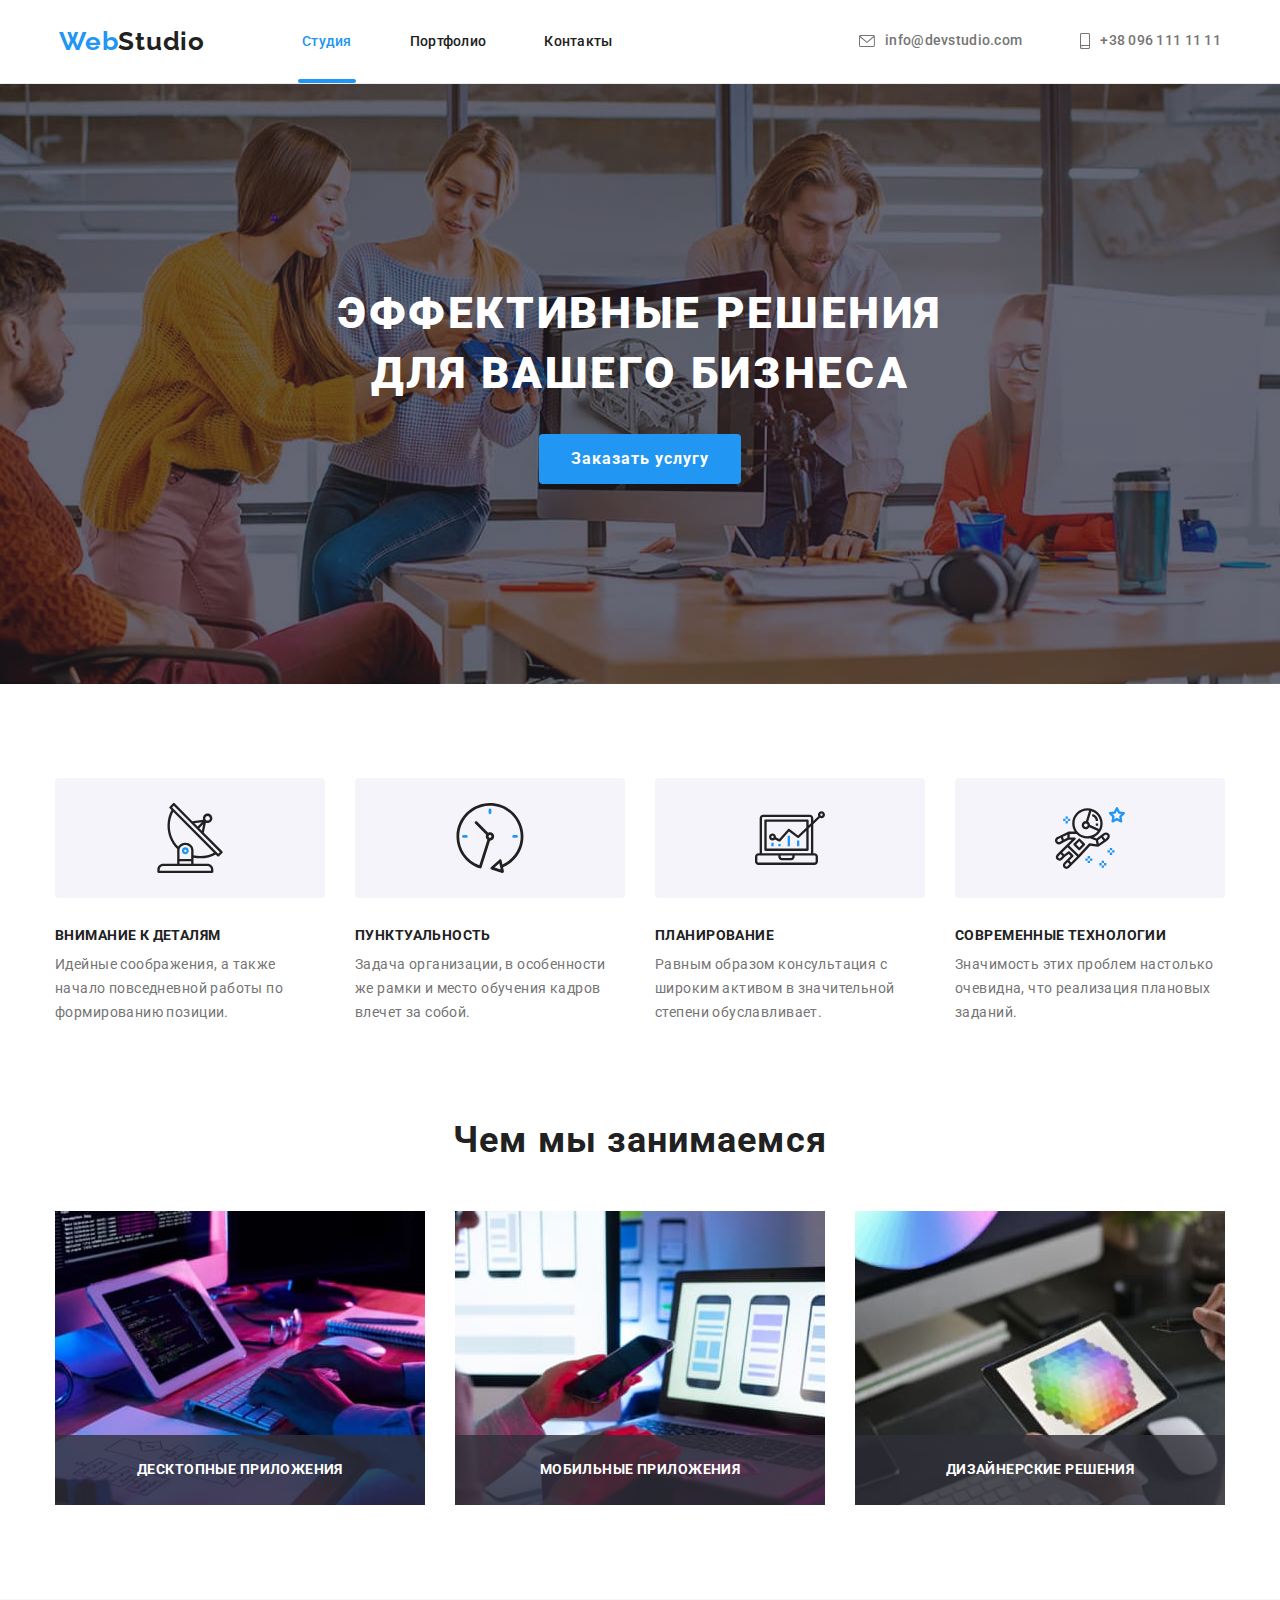
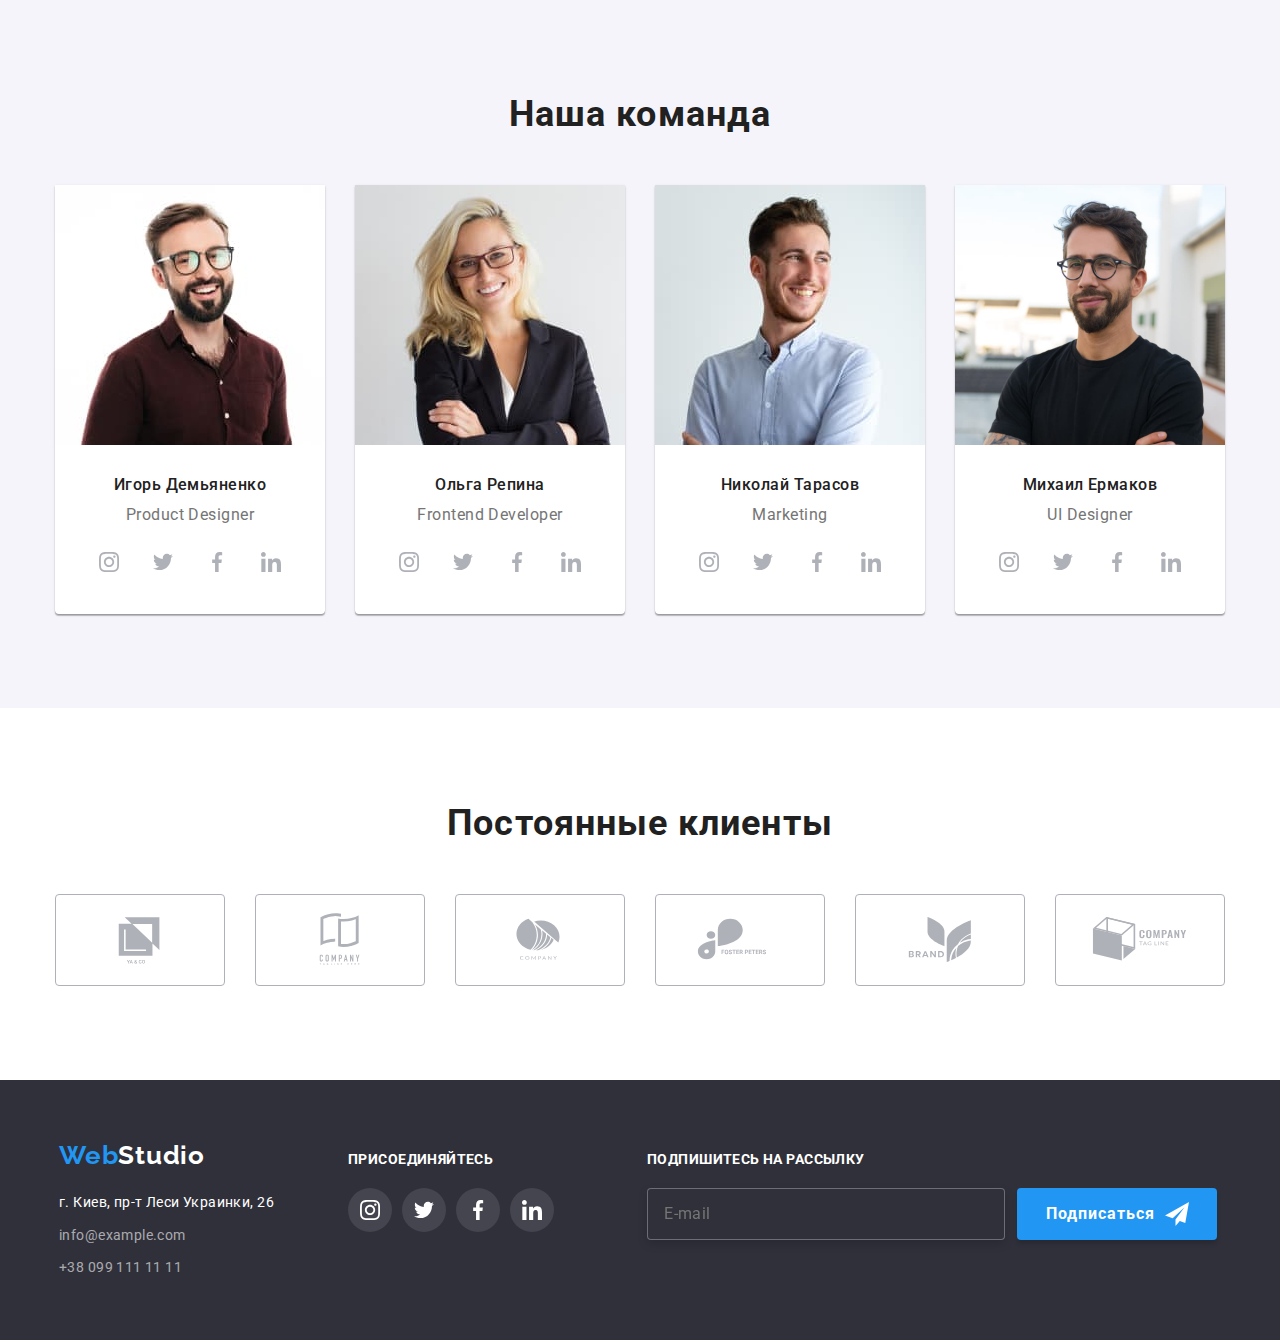
<file: index.html>
<!DOCTYPE html>
<html lang="ru">
<head>
    <meta charset="UTF-8">
    <meta http-equiv="X-UA-Compatible" content="IE=edge">
    <meta name="viewport" content="width=device-width, initial-scale=1.0">
    <title>Студия</title>
    <link rel="stylesheet" href="https://cdnjs.cloudflare.com/ajax/libs/modern-normalize/1.1.0/modern-normalize.min.css">
    <link rel="preconnect" href="https://fonts.googleapis.com">
    <link rel="preconnect" href="https://fonts.gstatic.com" crossorigin>
    <link href="https://fonts.googleapis.com/css2?family=Raleway:wght@700&family=Roboto:wght@400;500;700;900&display=swap"
        rel="stylesheet">
    <link rel="stylesheet" href="./css/styles.css">
</head>
<body>
    <header class="header"> 
        <div class="contanier contanier-headline">    
            <a class="logo logo-header" href=""><span class="accent-logo">Web</span>Studio</a>
            <nav class="nav">
                <ul class="site-nav">
                    <li class="site-nav-item"><a class="links accent site-nav-link" href="">Студия</a></li>
                    <li class="site-nav-item"><a class="links site-nav-link" href="./portfolio.html">Портфолио</a></li>
                    <li class="site-nav-item"><a class="links site-nav-link" href="">Контакты</a></li>
                </ul>
            </nav>
            <ul class="contacts">
                <li class="contacts-item">
                    <a class="links contacts-link" href="mailto:info@devstudio.com">
                        <svg class="contacts-icon mail-icon" width="16" height="12">
                            <use href="images/icons.svg#icon-envelope"></use>
                        </svg>
                        info@devstudio.com
                    </a>
                </li>
                <li class="contacts-item">
                    <a class="links contacts-link" href="tel:+380961111111">
                        <svg class="contacts-icon phone-icon" width="10" height="16">
                            <use href="images/icons.svg#icon-smartphone"></use>
                        </svg>
                        +38 096 111 11 11</a>
                </li>
            </ul>
        </div>
    </header>
    
    <main>
<!-- ----------------------HERO-------------------------- -->
        <section class="hero">
            <div class="contanier">
                <h1 class="main-heading">Эффективные решения для вашего бизнеса</h1>
                <button type="button" class="btn hero-btn" data-modal-open>Заказать услугу</button>
            </div>
        </section>
<!-- -----------------------BENEFITS-------------->
        <section class="section">
            <div class="contanier">
                <h2 class="visually-hidden">Наши преимущества</h2>
                <ul class="benefits-list">
                    <li class="benefits-blank">
                        <div class="benefits-vector-box">
                            <svg width="70" height="70">
                                <use href="images/icons.svg#icon-antenna"></use>
                            </svg>
                        </div>    
                        <h3 class="title-upercase benefits-title">Внимание к деталям</h3>
                        <p class="benefits-text">Идейные соображения, а также начало повседневной работы по формированию позиции.</p></li>
                    <li class="benefits-blank">
                        <div class="benefits-vector-box">
                            <svg width="70" height="70">
                                <use href="images/icons.svg#icon-clock"></use>
                            </svg>
                        </div>
                        <h3 class="title-upercase benefits-title">Пунктуальность</h3>
                        <p class="benefits-text">Задача организации, в особенности же рамки и место обучения кадров влечет за собой.</p></li>
                    <li class="benefits-blank">
                        <div class="benefits-vector-box">
                            <svg width="70" height="70">
                                <use href="images/icons.svg#icon-diagram"></use>
                            </svg>
                        </div>
                        <h3 class="title-upercase benefits-title">Планирование</h3>
                        <p class="benefits-text">Равным образом консультация с широким активом в значительной степени обуславливает.</p></li>
                    <li class="benefits-blank">
                        <div class="benefits-vector-box">
                            <svg width="70" height="70">
                                <use href="images/icons.svg#icon-astronau"></use>
                            </svg>
                        </div>
                        <h3 class="title-upercase benefits-title">Современные технологии</h3>
                        <p class="benefits-text">Значимость этих проблем настолько очевидна, что реализация плановых заданий.</p></li>
                </ul>
            </div>
        </section>
<!-- --------------------SPECIFICATION-------------- -->
        <section class="section work-section">
            <div class="contanier">
                <h2 class="section-title">Чем мы занимаемся</h2>
                <ul class="benefits-list">
                    <li class="spec-blank">
                        <img src="./images/desktop.jpg" 
                        alt="Человек пишет десктопное приложение" 
                        width="370">
                        <p class="spec-label">Десктопные приложения</p>
                    </li>
                    <li class="spec-blank">
                        <img src="./images/mobile.jpg" 
                        alt="Человек разрабатывает мобильное приложение"
                        width="370">
                        <p class="spec-label">Мобильные приложения</p>
                    </li>
                    <li class="spec-blank">
                        <img src="./images/design.jpg" 
                        alt="Человек разрабатывает дизайн"
                        width="370">
                        <p class="spec-label">Дизайнерские решения</p>
                    </li>
                </ul>
            </div>
        </section>
<!-- ------------------------ TEAM ----------------- -->   
        <section class="section team">
            <div class="contanier">
                <h2 class="section-title">Наша команда</h2>
                <ul class="benefits-list">
                    <li class="team-blank">
                        <img src="./images/igor.jpg" alt="Дизайнер" width="270">
                        <div class="team-content">
                            <h3 class="team-title">Игорь Демьяненко</h3>
                            <p class="team-text">Product Designer</p>  
                            <ul class="social-list">
                                <li class="social-link">
                                    <a href="" class="social-link team-social-link">
                                        <svg class="team-social-icon" width="20" height="20">
                                            <use href="images/icons.svg#icon-instagram"></use>
                                        </svg>
                                    </a>
                                </li>
                                <li class="social-link">
                                    <a href="" class="social-link team-social-link">
                                        <svg class="team-social-icon" width="20" height="20">
                                            <use href="images/icons.svg#icon-twitter"></use>
                                        </svg>
                                    </a>
                                </li>
                                <li class="social-link">
                                    <a href="" class="social-link team-social-link">
                                        <svg class="team-social-icon" width="20" height="20">
                                            <use href="images/icons.svg#icon-facebook"></use>
                                        </svg>
                                    </a>
                                </li>
                                <li class="social-link">
                                    <a href="" class="social-link team-social-link">
                                        <svg class="team-social-icon" width="20" height="20">
                                            <use href="images/icons.svg#icon-linkedin"></use>
                                        </svg>
                                    </a>
                                </li>
                            </ul>
                        </div>
                    </li>
                    <li class="team-blank">
                        <img src="./images/olga.jpg" alt="Фронтенд-разработчик" width="270">
                        <div class="team-content">
                            <h3 class="team-title">Ольга Репина</h3>
                            <p class="team-text">Frontend Developer</p>
                            <ul class="social-list">
                                <li class="social-link">
                                    <a href="" class="social-link team-social-link">
                                        <svg class="team-social-icon" width="20" height="20">
                                            <use href="images/icons.svg#icon-instagram"></use>
                                        </svg>
                                    </a>
                                </li>
                                <li class="social-link">
                                    <a href="" class="social-link team-social-link">
                                        <svg class="team-social-icon" width="20" height="20">
                                            <use href="images/icons.svg#icon-twitter"></use>
                                        </svg>
                                    </a>
                                </li>
                                <li class="social-link">
                                    <a href="" class="social-link team-social-link">
                                        <svg class="team-social-icon" width="20" height="20">
                                            <use href="images/icons.svg#icon-facebook"></use>
                                        </svg>
                                    </a>
                                </li>
                                <li class="social-link">
                                    <a href="" class="social-link team-social-link">
                                        <svg class="team-social-icon" width="20" height="20">
                                            <use href="images/icons.svg#icon-linkedin"></use>
                                        </svg>
                                    </a>
                                </li>
                            </ul>
                        </div>    
                    </li>
                    <li class="team-blank">
                        <img src="./images/nikolaj.jpg" alt="Маркетолог" width="270">
                        <div class="team-content">
                            <h3 class="team-title">Николай Тарасов</h3>
                            <p class="team-text">Marketing</p>
                            <ul class="social-list">
                                <li class="social-link">
                                    <a href="" class="social-link team-social-link">
                                        <svg class="team-social-icon" width="20" height="20">
                                            <use href="images/icons.svg#icon-instagram"></use>
                                        </svg>
                                    </a>
                                </li>
                                <li class="social-link">
                                    <a href="" class="social-link team-social-link">
                                        <svg class="team-social-icon" width="20" height="20">
                                            <use href="images/icons.svg#icon-twitter"></use>
                                        </svg>
                                    </a>
                                </li>
                                <li class="social-link">
                                    <a href="" class="social-link team-social-link">
                                        <svg class="team-social-icon" width="20" height="20">
                                            <use href="images/icons.svg#icon-facebook"></use>
                                        </svg>
                                    </a>
                                </li>
                                <li class="social-link">
                                    <a href="" class="social-link team-social-link">
                                        <svg class="team-social-icon" width="20" height="20">
                                            <use href="images/icons.svg#icon-linkedin"></use>
                                        </svg>
                                    </a>
                                </li>
                            </ul>
                        </div>    
                    </li>
                    <li class="team-blank">
                        <img src="./images/michael.jpg" alt="Дизайнер" width="270">
                        <div class="team-content">
                            <h3 class="team-title">Михаил Ермаков</h3>
                            <p class="team-text">UI Designer</p>
                            <ul class="social-list">
                                <li class="social-link">
                                    <a href="" class="social-link team-social-link">
                                        <svg class="team-social-icon" width="20" height="20">
                                            <use href="images/icons.svg#icon-instagram"></use>
                                        </svg>
                                    </a>
                                </li>
                                <li class="social-link">
                                    <a href="" class="social-link team-social-link">
                                        <svg class="team-social-icon" width="20" height="20">
                                            <use href="images/icons.svg#icon-twitter"></use>
                                        </svg>
                                    </a>
                                </li>
                                <li class="social-link">
                                    <a href="" class="social-link team-social-link">
                                        <svg class="team-social-icon" width="20" height="20">
                                            <use href="images/icons.svg#icon-facebook"></use>
                                        </svg>
                                    </a>
                                </li>
                                <li class="social-link">
                                    <a href="" class="social-link team-social-link">
                                        <svg class="team-social-icon" width="20" height="20">
                                            <use href="images/icons.svg#icon-linkedin"></use>
                                        </svg>
                                    </a>
                                </li>
                            </ul>
                        </div>    
                    </li>
                </ul>
            </div>
        </section>
 <!-- ------------------------CLIENTS------------------ -->
        <section class="section">
            <div class="contanier">
                <h2 class="section-title">Постоянные клиенты</h2>
                <ul class="benefits-list">
                    <li class="clients-icons-list">
                        <a href="" class="clients-logo">
                            <svg class="clients-icon" width="106" height="60">
                                <use href="images/icons.svg#icon-Logo"></use>
                            </svg>
                        </a>
                    </li>
                    <li class="clients-icons-list">
                        <a href="" class="clients-logo">
                            <svg class="clients-icon" width="106" height="60">
                                <use href="images/icons.svg#icon-Logo1"></use>
                            </svg>
                        </a>
                    </li>
                    <li class="clients-icons-list">
                        <a href="" class="clients-logo">
                            <svg class="clients-icon" width="106" height="60">
                                <use href="images/icons.svg#icon-Logo2"></use>
                            </svg>
                        </a>
                    </li>
                    <li class="clients-icons-list">
                        <a href="" class="clients-logo">
                            <svg class="clients-icon" width="106" height="60">
                                <use href="images/icons.svg#icon-Logo3"></use>
                            </svg>
                        </a>
                    </li>
                    <li class="clients-icons-list">
                        <a href="" class="clients-logo">
                            <svg class="clients-icon" width="106" height="60">
                                <use href="images/icons.svg#icon-Logo4"></use>
                            </svg>
                        </a>
                    </li>
                    <li class="clients-icons-list">
                        <a href="" class="clients-logo">
                            <svg class="clients-icon" width="106" height="60">
                                <use href="images/icons.svg#icon-Logo5"></use>
                            </svg>
                        </a>
                    </li>
                </ul>
            </div>
        </section>
    </main>
    
    <footer class="footer">
        <div class="contanier footer-block">
            <div class="footer-contact-group">
                <div class="footer-contact-block"> 
                    <a class="logo logo-footer" href=""><span class="accent-logo">Web</span>Studio</a>
                    <address class="direct-block">
                        <ul>
                            <li class="footer-list"><a class="links footer-adds" href="https://goo.gl/maps/VP5CbCXjH7ehLdj28" target="_blank" rel="noopener noreferrer">г. Киев, пр-т Леси Украинки, 26</a></li>
                            <li class="footer-list"><a class="links footer-cont" href="mailto:info@example.com">info@example.com</a></li>
                            <li class="footer-list"><a class="links footer-cont" href="tel:+380991111111">+38 099 111 11 11</a></li>
                        </ul>
                    </address>
                </div>
                <div class="footer-links-block">
                    <h3 class="title-upercase footer-icons-title">присоединяйтесь</h3>
                    <ul class="social-list">
                        <li class="social-link">
                            <a href="" class="social-link footer-social-link">
                                <svg class="footer-social-icon" width="20" height="20">
                                    <use href="images/icons.svg#icon-instagram"></use>
                                </svg>
                            </a>
                        </li>
                        <li class="social-link">
                            <a href="" class="social-link footer-social-link">
                                <svg class="footer-social-icon" width="20" height="20">
                                    <use href="images/icons.svg#icon-twitter"></use>
                                </svg>
                            </a>
                        </li>
                        <li class="social-link">
                            <a href="" class="social-link footer-social-link">
                                <svg class="footer-social-icon" width="20" height="20">
                                    <use href="images/icons.svg#icon-facebook"></use>
                                </svg>
                            </a>
                        </li>
                        <li class="social-link">
                            <a href="" class="social-link footer-social-link">
                                <svg class="footer-social-icon" width="20" height="20">
                                    <use href="images/icons.svg#icon-linkedin"></use>
                                </svg>
                            </a>
                        </li>
                    </ul>
                </div>
            </div>
            <div class="footer-subscription">
                <form action="#">
                    <label for="footer-input" class="title-upercase">Подпишитесь на рассылку</label> 
                    <div class="subscript-elements">
                        <input type="email" name="email" id="footer-input" placeholder="E-mail" class="subscript-mail"/>
                        <button type="submit" class="subscription-btn btn">
                            Подписаться
                            <svg class="subscribe-icon" width="24" height="24">
                                <use href="images/icons.svg#icon-subscribe"></use>
                            </svg>
                        </button>
                    </div>
                  </form>
            </div>
        </div>
    </footer>

<!-- ------------MODAL WINDOW------------ -->

    <div class="backdrop is-hidden" data-modal>
        <div class="modal">
            <button type="button" class="modal-close" data-modal-close>
                <svg class="modal-close-btn" width="18" height="18">
                    <use href="images/icons.svg#icon-close-black"></use>
                </svg>
            </button>  
            <h3 class="modal-title">Оставьте свои данные, мы вам перезвоним</h3>
            <form action="#" class="online-form">
                <div class="form-field">
                    <label for="name-input" class="online-lables">Имя</label>
                    <div class="input-wrap">
                        <input 
                        type="text" 
                        name="user-name" 
                        required
                        minlength="2"
                        id="name-input" 
                        class="online-input form-input">
                        <svg class="input-icon" width="18" height="18">
                            <use href="./images/icons.svg#icon-person-input"></use>
                        </svg>
                    </div>
                </div>

                <div class="form-field">
                    <label for="phone-input" class="online-lables">Телефон</label>
                    <div class="input-wrap">
                        <input 
                        type="tel" 
                        name="user-tel" 
                        required
                        id="phone-input" 
                        class="online-input form-input">
                        <svg class="input-icon" width="18" height="18">
                            <use href="./images/icons.svg#icon-phone-input"></use>
                        </svg>
                    </div>
                </div> 

                <div class="form-field">    
                    <label for="mail-input" class="online-lables">Почта</label>
                    <div class="input-wrap">
                        <input 
                        type="email" 
                        name="user-email" 
                        required
                        id="mail-input" 
                        class="online-input form-input">
                        <svg class="input-icon" width="18" height="18">
                            <use href="./images/icons.svg#icon-email-input"></use>
                        </svg>
                    </div>
                </div>

                <label for="comment-text" class="online-lables">Комментарий</label>
                <textarea 
                name="user-comment" 
                id="comment-text" 
                placeholder="Введите текст" 
                class="comment-input form-input"></textarea>
                
                <div class="form-check">
                    <input 
                    type="checkbox"
                    name="policy" 
                    id="policy" 
                    class="policy-check visually-hidden">

                    <label 
                    for="policy"
                    class="check-text">
                        <span>
                            <svg class="policy-icon" width="16" height="15">
                                <use href="./images/icons.svg#icon-check"></use>
                            </svg>
                        </span>Соглашаюсь с рассылкой и принимаю <a href=""class="check-link">Условия договора</a>
                    </label>
                </div>

                <button 
                type="submit" 
                class="modal-btn btn hero-btn">
                    Отправить
                </button>
            </form>
        </div>
    </div>
    <script src="./js/modal.js"></script>
</body>
</html>
</file>
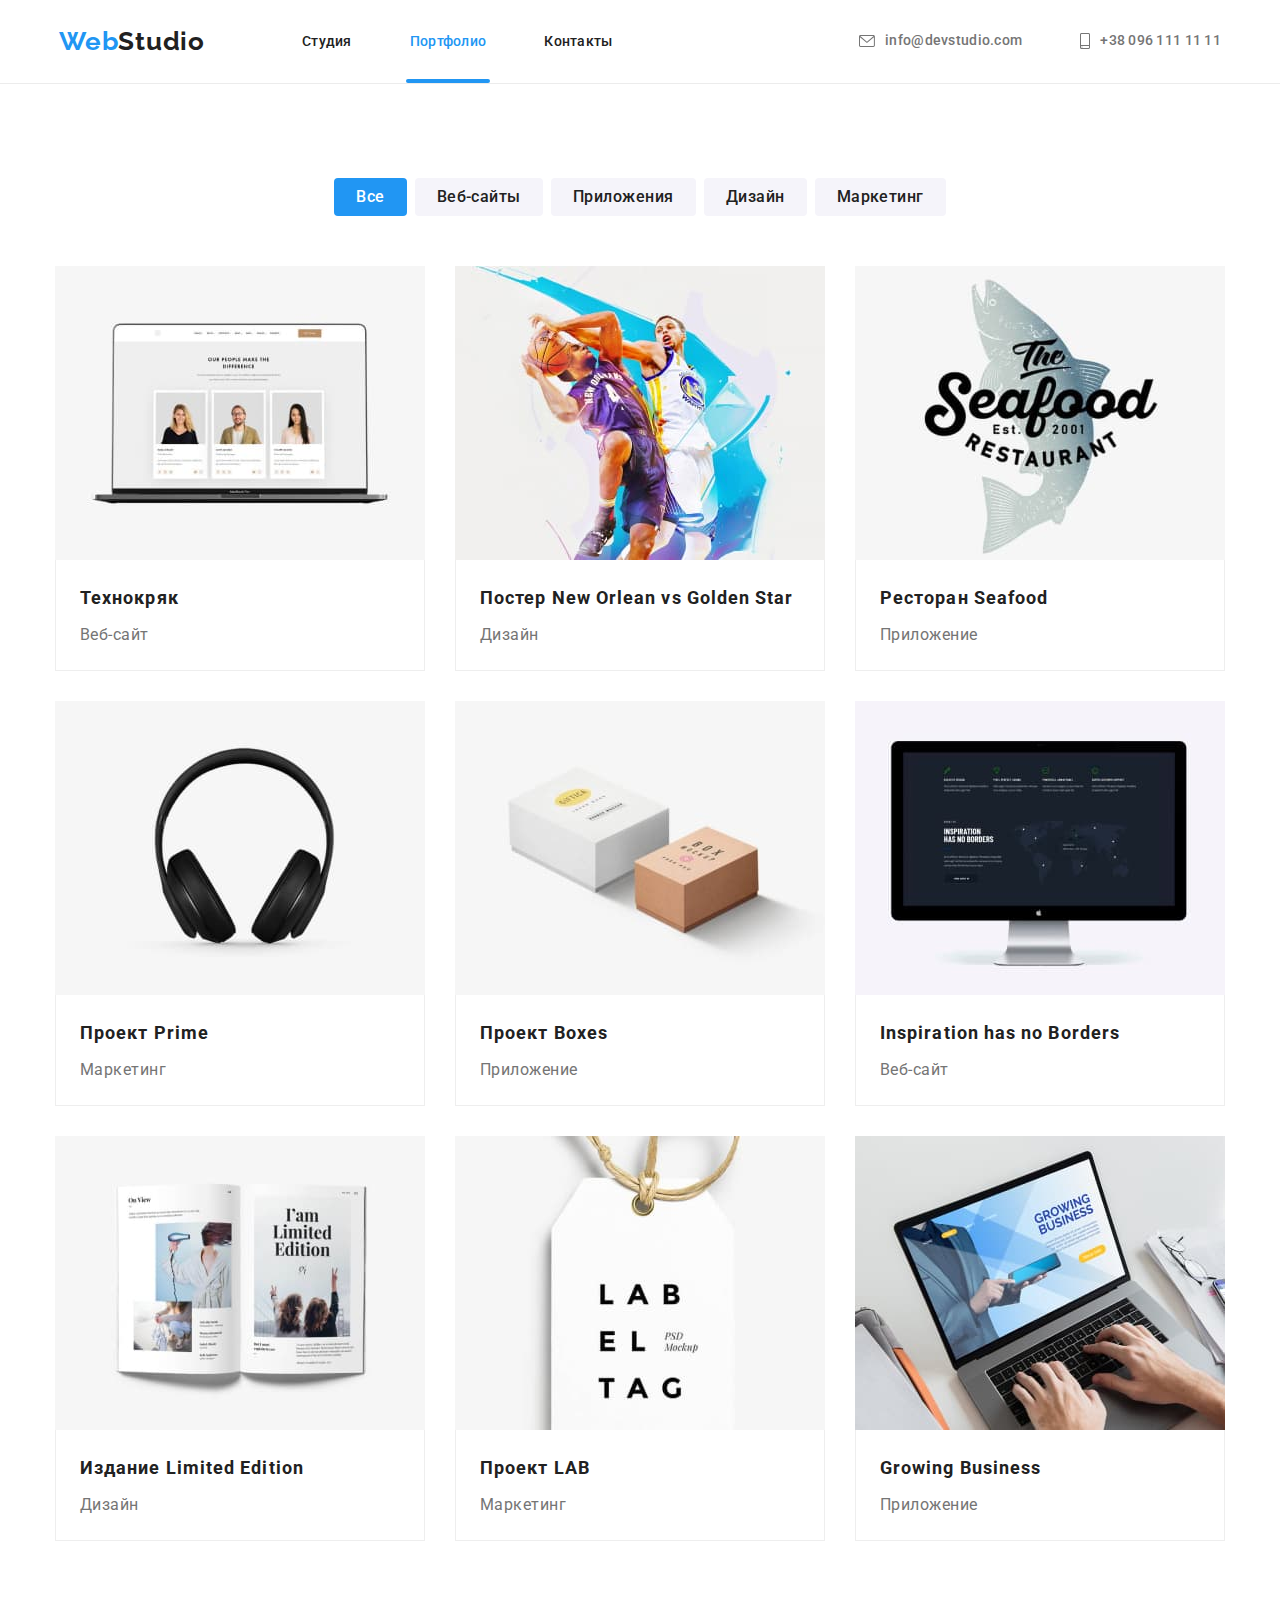
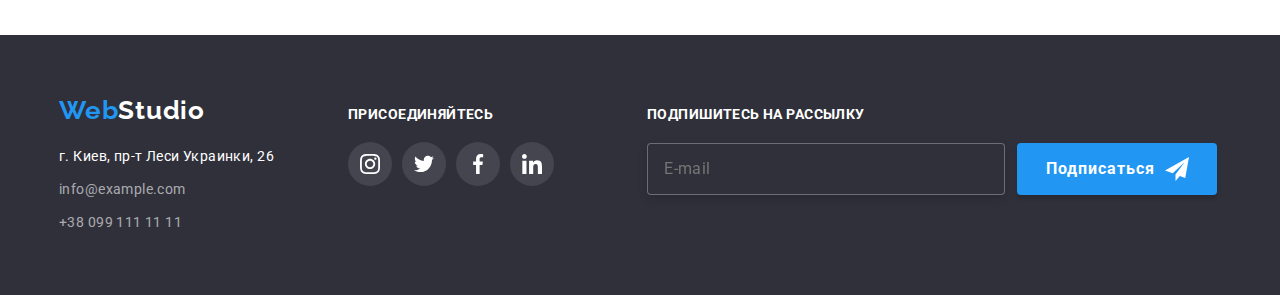
<file: portfolio.html>
<!DOCTYPE html>
<html lang="ru">
<head>
    <meta charset="UTF-8">
    <meta http-equiv="X-UA-Compatible" content="IE=edge">
    <meta name="viewport" content="width=device-width, initial-scale=1.0">
    <title>Студия</title>
    <link rel="stylesheet" href="https://cdnjs.cloudflare.com/ajax/libs/modern-normalize/1.1.0/modern-normalize.min.css">
    <link rel="preconnect" href="https://fonts.googleapis.com">
    <link rel="preconnect" href="https://fonts.gstatic.com" crossorigin>
    <link href="https://fonts.googleapis.com/css2?family=Raleway:wght@700&family=Roboto:wght@400;500;700;900&display=swap"
        rel="stylesheet">
    <link rel="stylesheet" href="./css/styles.css">
</head>
<body>
    <header class="header"> 
        <div class="contanier contanier-headline">    
            <a class="logo logo-header" href=""><span class="accent-logo">Web</span>Studio</a>
            <nav class="nav">
                <ul class="site-nav">
                    <li class="site-nav-item"><a class="links site-nav-link" href="./index.html">Студия</a></li>
                    <li class="site-nav-item"><a class="links accent site-nav-link" href="">Портфолио</a></li>
                    <li class="site-nav-item"><a class="links site-nav-link" href="">Контакты</a></li>
                </ul>
            </nav>
            <ul class="contacts">
                <li class="contacts-item">
                    <a class="links contacts-link" href="mailto:info@devstudio.com">
                        <svg class="contacts-icon mail-icon" width="16" height="12">
                            <use href="images/icons.svg#icon-envelope"></use>
                        </svg>
                        info@devstudio.com
                    </a>
                </li>
                <li class="contacts-item">
                    <a class="links contacts-link" href="tel:+380961111111">
                        <svg class="contacts-icon phone-icon" width="10" height="16">
                            <use href="images/icons.svg#icon-smartphone"></use>
                        </svg>
                        +38 096 111 11 11</a>
                </li>
            </ul>
        </div>
    </header>
    <main>
        <section class="section">
            <div class="contanier">
                <h1 class="visually-hidden">Наши проекты</h1>
                <ul class="filter">
                    <li class="filter-item"><button type="button" class="btn filter-btn btn-accent">Все</button></li>
                    <li class="filter-item"><button type="button" class="btn filter-btn">Веб-сайты</button></li>
                    <li class="filter-item"><button type="button" class="btn filter-btn">Приложения</button></li>
                    <li class="filter-item"><button type="button" class="btn filter-btn">Дизайн</button></li>
                    <li class="filter-item"><button type="button" class="btn filter-btn">Маркетинг</button></li>
                </ul>

                <ul class="portfolio-section">
                    <li class="portfolio-item">
                        <a href="" class="links portfolio-links">
                            <div class="portfolio-item-wrap">
                                <img src="./images/img-1.jpg" alt="Команда разработчиков экране компьютера" width="370" >
                                <p class="pirtfolio-img-txt">Технокряк это современная площадка распространения коронавируса. Компании используют эту платформу для цифрового шпионажа и атак на защищённые сервера конкурентов.
                                </p>
                            </div>
                            <div class="portfolio-content">
                                <h2 class="portfolio-title">Технокряк</h2>
                                <p class="portfolio-text">Веб-сайт</p>
                            </div>
                        </a>
                    </li>
                    <li class="portfolio-item">
                        <a href="" class="links portfolio-links">
                            <div class="portfolio-item-wrap">
                                <img src="./images/img-2.jpg" alt="Спортсмены играют в баскетбол" width="370">
                                <p class="pirtfolio-img-txt">New Orlean vs Golden Star это Lorem, ipsum dolor sit amet consectetur adipisicing elit. Aliquid at amet ex? Iste amet voluptatem sint aperiam veniam aliquam, quae rem esse! Modi nesciunt, eveniet et nulla nam facilis ad.

                                </p>
                            </div>
                            <div class="portfolio-content">
                                <h2 class="portfolio-title">Постер New Orlean vs Golden Star</h2>
                                <p class="portfolio-text">Дизайн</p>
                            </div>
                        </a>
                    </li>
                    <li class="portfolio-item">
                        <a href="" class="links portfolio-links">
                            <div class="portfolio-item-wrap">
                                <img src="./images/img-3.jpg" alt="Логотип ресторана" width="370">
                                <p class="pirtfolio-img-txt">Seafood это Lorem ipsum dolor sit amet consectetur adipisicing elit. Nobis, mollitia illo odio quaerat, explicabo repudiandae expedita molestias aliquid, blanditiis unde aut? Vel quasi velit exercitationem necessitatibus, nisi quis quae porro!
                                </p>
                            </div>
                            <div class="portfolio-content">
                                <h2 class="portfolio-title">Ресторан Seafood</h2>
                                <p class="portfolio-text">Приложение</p>
                            </div>
                        </a>
                    </li>
                    <li class="portfolio-item">
                        <a href="" class="links portfolio-links">
                            <div class="portfolio-item-wrap">
                                <img src="./images/img-4.jpg" alt="Наушники" width="370">
                                <p class="pirtfolio-img-txt">Проект Prime это Lorem ipsum dolor, sit amet consectetur adipisicing elit. Accusamus atque ex, voluptatibus odit eos sapiente nemo vel sit quaerat consequatur totam, asperiores aspernatur vero quis voluptatem rem ullam magni nobis!
                                </p>
                            </div>
                            <div class="portfolio-content">
                                <h2 class="portfolio-title">Проект Prime</h2>
                                <p class="portfolio-text">Маркетинг</p>
                            </div>
                        </a>    
                    </li>
                    <li class="portfolio-item">
                        <a href="" class="links portfolio-links">
                            <div class="portfolio-item-wrap">
                                <img src="./images/img-5.jpg" alt="Две красивые коробочки" width="370">
                                <p class="pirtfolio-img-txt">Проект Boxes - это Lorem ipsum dolor sit amet consectetur adipisicing elit. Minima assumenda impedit adipisci veniam expedita quos exercitationem possimus. Excepturi consectetur quo magnam numquam fugiat vel suscipit? Fuga minus corporis obcaecati beatae.
                                </p>
                            </div>
                            <div class="portfolio-content">
                                <h2 class="portfolio-title">Проект Boxes</h2>
                                <p class="portfolio-text">Приложение</p>
                            </div>
                        </a>
                    </li>
                    <li class="portfolio-item">
                        <a href="" class="links portfolio-links">
                            <div class="portfolio-item-wrap">
                                <img src="./images/img-6.jpg" alt="Монитор с изображением сайта" width="370">
                                <p class="pirtfolio-img-txt">Inspiration has no Borders. Lorem ipsum dolor sit amet consectetur adipisicing elit. Officiis reprehenderit minima voluptates perspiciatis magni consectetur, ipsum similique repudiandae eaque aliquid nam, sint debitis dicta? Ea quae aperiam mollitia possimus odit.
                                </p>
                            </div>
                            <div class="portfolio-content">
                                <h2  class="portfolio-title" lang="en">Inspiration has no Borders</h2>
                                <p class="portfolio-text">Веб-сайт</p>
                            </div>
                        </a>    
                    </li>
                    <li class="portfolio-item">
                        <a href="" class="links portfolio-links">
                            <div class="portfolio-item-wrap">
                                <img src="./images/img-7.jpg" alt="Открытый журнал" width="370">
                                <p class="pirtfolio-img-txt">Limited Edition это Lorem ipsum dolor sit amet consectetur adipisicing elit. Debitis, rerum, saepe animi quia iusto dicta, ducimus quas sit nesciunt quibusdam minima sequi harum cupiditate. At eligendi minima sapiente eaque quas.
                                </p>
                            </div>
                            <div class="portfolio-content">
                                <h2 class="portfolio-title">Издание Limited Edition</h2>
                                <p class="portfolio-text">Дизайн</p>
                            </div>
                        </a>    
                    </li>
                    <li class="portfolio-item">
                        <a href="" class="links portfolio-links">
                            <div class="portfolio-item-wrap">
                                <img src="./images/img-8.jpg" alt="Этикетка LAB на верёвочке" width="370">
                                <p class="pirtfolio-img-txt">LAB это Lorem ipsum dolor, sit amet consectetur adipisicing elit. Rem suscipit corporis maxime quam quaerat? Quaerat reprehenderit quae dolore, hic non veritatis repudiandae sunt sequi, sed rem, nostrum unde consectetur atque.
                                </p>
                            </div>
                            <div class="portfolio-content">
                                <h2 class="portfolio-title">Проект LAB</h2>
                                <p class="portfolio-text">Маркетинг</p>
                            </div>
                        </a>    
                    </li>
                    <li class="portfolio-item">
                        <a href="" class="links portfolio-links">
                            <div class="portfolio-item-wrap">
                                <img src="./images/img-9.jpg" alt="Человек работает на ноутбуке" width="370">
                                <p class="pirtfolio-img-txt">Growing Business это Lorem ipsum dolor, sit amet consectetur adipisicing elit. Culpa itaque, officiis pariatur excepturi voluptatum dolore tempore sequi impedit ipsa maiores voluptates nulla! Iure praesentium dicta accusantium repudiandae earum, quos aliquam?
                                </p>
                            </div>
                            <div class="portfolio-content">
                                <h2  class="portfolio-title" lang="en">Growing Business</h2>
                                <p class="portfolio-text">Приложение</p>
                            </div>
                        </a>
                    </li>
                </ul>
            </div>
        </section>
    </main>
    <footer class="footer">
        <div class="contanier footer-block">
            <div class="footer-contact-group">
                <div class="footer-contact-block"> 
                    <a class="logo logo-footer" href=""><span class="accent-logo">Web</span>Studio</a>
                    <address class="direct-block">
                        <ul>
                            <li class="footer-list"><a class="links footer-adds" href="https://goo.gl/maps/VP5CbCXjH7ehLdj28" target="_blank" rel="noopener noreferrer">г. Киев, пр-т Леси Украинки, 26</a></li>
                            <li class="footer-list"><a class="links footer-cont" href="mailto:info@example.com">info@example.com</a></li>
                            <li class="footer-list"><a class="links footer-cont" href="tel:+380991111111">+38 099 111 11 11</a></li>
                        </ul>
                    </address>
                </div>
                <div class="footer-links-block">
                    <h3 class="title-upercase footer-icons-title">присоединяйтесь</h3>
                    <ul class="social-list">
                        <li class="social-link">
                            <a href="" class="social-link footer-social-link">
                                <svg class="footer-social-icon" width="20" height="20">
                                    <use href="images/icons.svg#icon-instagram"></use>
                                </svg>
                            </a>
                        </li>
                        <li class="social-link">
                            <a href="" class="social-link footer-social-link">
                                <svg class="footer-social-icon" width="20" height="20">
                                    <use href="images/icons.svg#icon-twitter"></use>
                                </svg>
                            </a>
                        </li>
                        <li class="social-link">
                            <a href="" class="social-link footer-social-link">
                                <svg class="footer-social-icon" width="20" height="20">
                                    <use href="images/icons.svg#icon-facebook"></use>
                                </svg>
                            </a>
                        </li>
                        <li class="social-link">
                            <a href="" class="social-link footer-social-link">
                                <svg class="footer-social-icon" width="20" height="20">
                                    <use href="images/icons.svg#icon-linkedin"></use>
                                </svg>
                            </a>
                        </li>
                    </ul>
                </div>
            </div>
            <div class="footer-subscription">
                <form action="#">
                    <label for="footer-input" class="title-upercase">Подпишитесь на рассылку</label> 
                    <div class="subscript-elements">
                        <input type="email" name="email" id="footer-input" placeholder="E-mail" class="subscript-mail"/>
                        <button type="submit" class="subscription-btn btn">
                            Подписаться
                            <svg class="subscribe-icon" width="24" height="24">
                                <use href="images/icons.svg#icon-subscribe"></use>
                            </svg>
                        </button>
                    </div>
                  </form>
            </div>
        </div>
    </footer>
</body>
</html>
</file>
<file: css/styles.css>
:root {
  --background: #ffffff;
  --background-elements: #F5F4FA;
  --footer-color: #2F303A;
  --footer-cont-color: rgba(255, 255, 255, 0.6);
  --footer-hover-text-one: rgba(255, 255, 255, 0.8);
  --footer-hover-text-two: rgba(255, 255, 255, 0.4);
  --footer-icons-background: rgba(255, 255, 255, 0.1);
  --footer-hover-accent: rgba(33, 149, 243, 0.9);
  --portf-img-txt-color:rgba(33, 150, 243, 0.9);
  --spec-label-background: rgba(47, 48, 58, 0.8);
  --modal-background: rgba(0, 0, 0, 0.2);
  --border-close-btn: rgba(0, 0, 0, 0.1);
 
  --second-btn-color:#188CE8;
  --accent-color: #2196F3;
  --first-title-color: #ffffff;
  --second-title-color: #212121;
  --p-title-color: #757575;  
  --icons-color: #afb1b8;
  --effect-time:250ms;
  --function-time:cubic-bezier(0.4, 0, 0.2, 1);
  
}
/* 
*,
*::before,
*::after {
  box-sizing: border-box;
} */
/* *,
*:focus{
  outline-color: var(--p-title-color);
} */

body {
  margin: 0;
  font-family: 'Roboto', sans-serif;
  color: var(--background);
}
p,
h1,
h2,
h3{
  margin: 0;
}

ul {
  margin: 0;
  padding: 0;
  list-style: none;
}
img {
  display: block;
  max-width: 100%;
  height: auto;
}
/* Общие стили для всех кнопок */
.btn{
  display: inline-block;  /*Делает из строчного элемента строчно-блочный чтоб задать вертикальные паддинги*/
  font-family: Roboto;
  border-radius: 4px;
  border: transparent; /* Убирает рамку */
  cursor: pointer; /*Меняет курсор на палец при наведении*/
  
}

/* Убирает нижнее подчеркивание всех ссылок */
.links {
  text-decoration: none;
}
.visually-hidden {
  position: absolute;
  white-space: nowrap;
  width: 1px;
  height: 1px;
  overflow: hidden;
  border: 0;
  padding: 0;
  clip: rect(0 0 0 0);
  clip-path: inset(50%);
  margin: -1px;
}
.logo{
  font-family: Raleway;
  font-weight: 700;
  font-size: 26px;
  line-height: 1.19;
  letter-spacing: 0.03em;
  text-decoration: none;
}
.contanier{
  width: 1200px;
  margin: 0 auto; 
  padding: 0 15px;
   /* outline: 2px solid tomato; */
}

/* ------------------HEADER------------------- */
.header{
  background-color: var(--background);
  border-bottom: 1px solid #ececec;
  
}
.contanier-headline{
  display: flex;
  align-items: center;
  justify-content: end;
  padding-top: 24px;
  padding-bottom: 24px;
}

.logo-header{
  color:var(--second-title-color);
  margin-right: 89px;
  transition-property: color;
  transition-duration: var(--effect-time);
  transition-timing-function: var(--function-time); 
  padding: 2px 4px;
}

.accent-logo{
  color:var(--accent-color);
}

.logo-header:hover,
.logo-header:focus,
.logo-footer:hover,
.logo-footer:focus,
.site-nav-link:hover,
.site-nav-link:focus,
.contacts-link:hover,
.contacts-link:focus{
  color: var(--accent-color);
}

.site-nav{
  display: flex;
  /* margin-right: 331px; */
}
.site-nav-item{
  margin-right: 50px;
}
.site-nav-item:last-child{
	margin-right: 0;
}

.site-nav-link{
  font-weight: 500;
  font-size: 14px;
  line-height: 1.14;
  letter-spacing: 0.02em;
  text-decoration: none;
  color: var(--second-title-color);

  transition-property: color;
  transition-duration: var(--effect-time);
  transition-timing-function: var(--function-time); 
  padding: 2px 4px;
}
.accent{
  color: var(--accent-color);
  position: relative;
}

.accent::after{
  content: '';
  width: 100%;
  height: 4px;
  border-radius: 2px;
  background-color: var(--accent-color);
  position: absolute;
  left: 0;
  bottom: -31.5px;
}

.contacts{
  margin-left: auto;
  display: flex;
  align-items: center;
}
.contacts-item{
  margin-right: 50px;
}
.contacts-item:last-child{
	margin-right: 0;
}
.contacts-link{
  display: flex;
  align-items: center;
  font-weight: 500;
  font-size: 14px;
  line-height: 1.14;
  letter-spacing: 0.02em;
  color: var(--p-title-color); 

  transition-property: color;
  transition-duration: var(--effect-time);
  transition-timing-function: var(--function-time); 
  padding: 2px 4px;
}

.contacts-icon{
  margin-right: 10px;
  fill: currentColor;
}


/* --------------------MAIN-------------------- */
/*        -------------HERO---------------     */
.section-title{
  margin-bottom: 50px;
  font-weight: 700;
  font-size: 36px;
  line-height: 1.17;
  letter-spacing: 0.03em;
  text-align: center;
  color: var(--second-title-color);
}


.hero {
  text-align: center;
  padding-top: 200px;
  padding-bottom: 200px;
  max-width: 1600px;
  margin-left: auto;
  margin-right: auto;

  background-color: var(--footer-color);
  background-image: linear-gradient(rgba(47, 48, 58, 0.4), rgba(47, 48, 58, 0.4)), url("../images/img.jpg"); 
  background-size: cover;
  background-repeat: no-repeat;
  background-position: center;
     
}

.main-heading{
  margin-left: auto;
  margin-right: auto;
  width: 696px;
  margin-bottom: 30px;

  font-weight: 900;
  font-size: 44px;
  line-height: 1.36;
  letter-spacing: 0.06em;
  text-transform: uppercase;
  color: var(--background);
}
.hero-btn{
  padding: 10px 32px; /*10 вертикальные 32 гоизонтальные*/
  font-weight: 700;
  font-size: 16px;
  line-height: 1.87;
  letter-spacing: 0.06em;
  background: var(--accent-color);
  color: var(--background);

  transition-property: background-color;
  transition-duration: var(--effect-time);
  transition-timing-function: var(--function-time); 
}
.hero-btn:hover{
  background-color: var(--second-btn-color);
}

/* -----------------------BENEFITS-------------- */
.section{
  padding-top: 94px;
  padding-bottom: 94px;
}
.work-section{
padding-top: 0
;
}

.benefits-list{
  display: flex;
  justify-content: center;
}
.benefits-blank{
  margin-right: 30px;
  width: calc((100%-90px)/4);
}
.benefits-blank:last-child{
	margin-right: 0;
}
.benefits-vector-box{
  display:flex;
  justify-content: center;
  align-items: center;
  width: 270px;
  height: 120px;
  border-radius: 4px;
  background-color: var(--background-elements);
  margin-bottom: 30px;
}
.title-upercase{
  font-weight: 700;
  font-size: 14px;
  line-height: 1.14;
  letter-spacing: 0.03em;
  text-transform: uppercase;
}
.benefits-title{
  margin-bottom: 10px;
  color: var(--second-title-color);
}
.benefits-text{
  font-size: 14px;
  line-height: 1.71;
  letter-spacing: 0.03em;
  color: var(--p-title-color);
}
/* --------------------SPECIFICATION-------------- */
.spec-blank{
  display: flex;
  position: relative;
  align-items: end;

  margin-right: 30px;
}
.spec-blank:last-child{
  margin-right: 0;
}
.spec-label{
display:flex;
align-items: center;
justify-content: center;
height: 70px;
width: 100%;

position: absolute;
font-weight: 700;
font-size: 14px;
line-height: 1.14;
letter-spacing: 0.03em;
text-transform: uppercase;
color: var(--first-title-color);
background-color: var(--spec-label-background);
}

/* -----------------------TEAM-------------------- */
.team{
  background-color: var(--background-elements);
}
.team-blank{
background-color: var(--background);
margin-right: 30px;
box-shadow: 0px 1px 3px rgba(0, 0, 0, 0.12), 0px 1px 1px rgba(0, 0, 0, 0.14), 0px 2px 1px rgba(0, 0, 0, 0.2);
border-radius: 0px 0px 4px 4px;
}
.team-blank:last-child{
	margin-right: 0;
}
.team-content{
  padding-top: 30px;
  padding-bottom: 30px;
}

.team-title{
  margin-bottom: 10px;
  font-weight: 500;
  font-size: 16px;
  line-height: 1.19;
  letter-spacing: 0.03em;    
  text-align: center;
  color: var(--second-title-color)
}
.team-text{
  font-size: 16px;
  line-height: 1.19;
  text-align: center;
  letter-spacing: 0.03em;
  color: var(--p-title-color);
  margin-bottom: 16px;
}

.social-list{
  display: flex;
  justify-content: center;
}
.social-link + .social-link{
  margin-left: 10px;
}
.social-link{
  display:flex;
  height: 44px;
  width: 44px;
  /* background-color: teal; */
  border-radius: 50%;
  display: flex;
  justify-content: center;
  align-items: center;
}
.team-social-link{
  color:var(--icons-color);

  transition-property: background-color, color;
  transition-duration: var(--effect-time);
  transition-timing-function: var(--function-time); 
}

.team-social-icon{
  fill: currentColor;
}
.team-social-link:hover,
.team-social-link:focus{
  background-color: var(--accent-color);
  color: var(--background);
}

/* -----CLIENTS----- */
.clients-icons-list+.clients-icons-list{
  margin-left: 30px;
}

.clients-logo{
  height: 92px;
  width: 170px;
  border: 1px solid var(--icons-color);
  border-radius: 4px;

  display: flex;
  justify-content: center;
  align-items: center;
  color:var(--icons-color);

  transition-property: border-color, color;
  transition-duration: var(--effect-time);
  transition-timing-function: var(--function-time); 
}
.clients-icon{
  fill: currentColor;
}
.clients-logo:hover,
.clients-logo:focus{
  border-color: var(--accent-color);
  color: var(--accent-color);
}
.clients-logo:focus{
  outline-color: var(--accent-color);
}

/* -----PORTFOLIO----------- */
.filter{
  display:flex;
  justify-content: center;
  margin-bottom: 50px;
}
.filter-item{
  margin-right: 8px;
}
.filter-item:last-child{
	margin-right: 0px;
}
.filter-btn{
  padding: 6px 22px;
  font-weight: 500;
  font-size: 16px;
  line-height: 1.62;
  letter-spacing: 0.03em;
  color: var(--second-title-color);
  background: var(--background-elements);

  transition-property: background-color, color, box-shadow;
  transition-duration: var(--effect-time);
  transition-timing-function: var(--function-time); 
}

.btn-accent{ 
  background: var(--accent-color);
  color: var(--background);
}
.filter-btn:hover,
.filter-btn:focus{
  background-color: var(--second-btn-color);
  color: var(--background);
  box-shadow: 0px 3px 1px rgba(0, 0, 0, 0.1), 0px 1px 2px rgba(0, 0, 0, 0.08), 0px 2px 2px rgba(0, 0, 0, 0.12);
}

.portfolio-section{
  display: flex;
  flex-wrap: wrap;
}
.portfolio-item{
  flex-basis: calc((100% - 60px) / 3);
  margin-right: 30px;
  margin-bottom: 30px;
}

.portfolio-links:hover .pirtfolio-img-txt{
  transform: translateY(0);
}
.portfolio-links:focus .pirtfolio-img-txt{
  transform: translateY(0);
}

.portfolio-links{
  display: block;
  transition-property: box-shadow;
  transition-duration: var(--effect-time);
  transition-timing-function: var(--function-time);
  }

.portfolio-links:hover,
.portfolio-links:focus{
  box-shadow: 0px 1px 1px rgba(0, 0, 0, 0.12), 0px 4px 4px rgba(0, 0, 0, 0.06), 1px 4px 6px rgba(0, 0, 0, 0.16);
}


.portfolio-item-wrap{
  position: relative;
  overflow: hidden;
}

.pirtfolio-img-txt{
  position: absolute;
  top: 0;
  left: 0;
  padding: 63px 24px;
  font-size: 18px;
  line-height: 1.56;
  letter-spacing: 0.03em;
  color: var(--first-title-color);
  background-color: var(--portf-img-txt-color);
  height: 100%;
  
  transform: translateY(100%);
  transition-property: transform;
  transition-duration: var(--effect-time);
  transition-timing-function: var(--function-time); 
    /* И на случай переполнения контента */
    /* overflow: auto;     */
}

.portfolio-content{
  padding: 20px 24px;
  border-left: 1px solid #eeeeee;
  border-bottom: 1px solid #eeeeee;
  border-right: 1px solid #eeeeee;
}
.portfolio-item:nth-child(3n){
  margin-right: 0;
}
.portfolio-item:nth-child(n + 7){
  margin-bottom: 0;
}


.portfolio-title{
  margin-bottom: 4px;
  font-weight: 700;
  font-size: 18px;
  line-height: 2;
  letter-spacing: 0.06em;
  color: var(--second-title-color);
}
.portfolio-text{
  font-size: 16px;
  line-height: 1.87;
  letter-spacing: 0.03em;
  color: var(--p-title-color);
}
/* --------------------FOOTER-------------------- */
.footer{
  padding-top: 60px;
  padding-bottom: 60px;
  background-color: var(--footer-color);
}
.footer-block{
  display: flex;
  align-items: baseline;
  justify-content: space-between;
}
.footer-contact-group{
  display:flex;
  align-items: baseline;
}
.logo-footer{
  color: var(--background);

  transition-property: color;
  transition-duration: var(--effect-time);
  transition-timing-function: var(--function-time);
  padding: 2px 4px; 
}
.direct-block{
  margin-top: 20px;
  font-style: normal;
}
.footer-list{
  margin-bottom: 9px;
  font-size: 14px;
  line-height: 1.71;
  letter-spacing: 0.03em;
  color: var(--background);
}
.footer-adds{
  color: var(--background);

  transition-property: color;
  transition-duration: var(--effect-time);
  transition-timing-function: var(--function-time); 
  padding: 2px 4px;
}
.footer-cont{
  color: var(--footer-cont-color);
  transition-property: color;
  transition-duration: var(--effect-time);
  transition-timing-function: var(--function-time); 
  padding: 2px 4px;
}
.footer-list:last-child{
	margin-bottom: 0;
}

.footer-adds:hover,
.footer-adds:focus{
  color: var(--footer-hover-text-one);
}
.footer-cont:hover,
.footer-cont:focus{
  color: var(--footer-hover-text-two);
}

/* .footer-conact-group{
  display: flex;
} */
.footer-links-block{
  margin-left: 70px;  
}
.footer-icons-title{
  margin-bottom: 20px;
  color: var(--background);
}
.footer-social-link{
  background-color: var(--footer-icons-background); 

  transition-property: background-color;
  transition-duration: var(--effect-time);
  transition-timing-function: var(--function-time); 
}

.footer-social-icon{
  fill: var(--background);
}
.footer-social-link:hover,
.footer-social-link:focus{
  background-color: var(--accent-color);
}
.footer-subscription{
  margin-left:93px;
  display: flex;
  flex-grow: 1;

}
.subscript-elements{
  display:flex;
  justify-content: space-between;
  margin-top:20px;
}
.subscript-mail{
  border: 1px solid rgba(255, 255, 255, 0.3);
  filter: drop-shadow(0px 4px 4px rgba(0, 0, 0, 0.15));
  border-radius: 4px;
  background-color: #2F303A;
  padding:  15px 16px;
  /* Исправить на нормальную автоматическую ширину */
  min-width:  358px;
  font-size: 16px;
  line-height: 1.25;
  letter-spacing: 0.03em;
  color: var(--footer-cont-color);
  flex-grow: 1;
}
.subscription-btn{
  display:flex;
  align-items: center;
  text-align: center;
  padding-left:29px;
  padding-right: 28px;
  background: #2196F3;
  box-shadow: 0px 4px 4px rgba(0, 0, 0, 0.15);
  
  font-weight: 700;
  font-size: 16px;
  line-height: 1.87;
  letter-spacing: 0.06em;
  color: var(--background);
  margin-left:12px;
}

.subscribe-icon{
  margin-left:10px;
}

.backdrop{
  position: fixed;
  top: 0;
  width: 100vw;
  height: 100vh;
  background-color: var(--modal-background);
  transition: opacity 500ms ,visibslity 500ms;
  transition-timing-function: var(--function-time);
}

.modal{
  position: absolute;
  padding:40px;
  top: 50%;
  left: 50%;
  transform: translate(-50%, -50%);
  width: 528px;
  min-height: 581px;
  background: var(--background);
  box-shadow: 0px 1px 3px rgba(0, 0, 0, 0.12), 0px 1px 1px rgba(0, 0, 0, 0.14), 0px 2px 1px rgba(0, 0, 0, 0.2);
  border-radius: 4px;
}
.modal-close{
  display: flex;
  justify-content: center;
  align-items: center;
  width: 30px;
  height: 30px;
  border-radius: 50%;
  border: 1px solid var(--border-close-btn);
  background-color: var(--background);
  /* box-sizing: border-box; */
  position: absolute;
  top: 8px;
  right: 8px;
  cursor: pointer;
  transition-property: fill;
  transition-duration: var(--effect-time);
  transition-timing-function: var(--function-time); 
}
.modal-close:hover{
  fill: var(--accent-color);
}

.is-hidden{
  opacity: 0;
  pointer-events: none;
  /* visibility: hidden; */
}
.modal-title{
  font-weight: 600;
  font-size: 20px;
  line-height: 1.15;
  text-align: center;
  letter-spacing: 0.03em;
  color: var(--second-title-color);
  margin-bottom: 12px;
}
.form-field{
  margin-bottom: 10px;
}
.input-wrap{
  position: relative;
}

.input-icon{
  position: absolute;
  left: 15px;
  top: 50%;
  transform: translateY(-50%);
  transition: fill var(--effect-time) var(--function-time);
}

.online-lables{
  display: block;
  font-size: 12px;
  line-height: 1.17;
  letter-spacing: 0.01em;
  color:var(--p-title-color);
  margin-bottom: 4px;
}
.form-input{
  width: 100%;
  border: 1px solid rgba(33, 33, 33, 0.2);
  border-radius: 4px;
  transition: border-color var(--effect-time) var(--function-time);
  cursor: pointer;
}

.form-input:focus{
  border-color:var(--accent-color);
  outline: none;
}

.form-input:focus + .input-icon{
  fill:var(--accent-color); 
}

.online-input{
  height: 40px;
  padding-left: 42px;
}

.comment-input{
  padding: 12px 16px;
  margin-bottom: 20px;
  height: 120px;
  resize: none;
}

.comment-input::placeholder{
  font-size: 14px;
  line-height: 1.14;
  letter-spacing: 0.01em;
}

.form-check{
  margin-bottom: 30px;
}

.check-text{
  justify-content: center;
  font-size: 14px;
  line-height: 1.71;
  letter-spacing: 0.03em;
  color: var(--p-title-color);
  display:flex;
  align-items: center;
}

.check-text span{
  width: 16px;
  height: 15px;
  border: 2px solid #212121;
  border-radius: 2px;
  margin-right: 7px;
  display: flex;
  align-items: center;
  justify-content: center;
}

.policy-icon{
  fill: transparent;
}
.policy-check:checked + .check-text span{
  border:none;
  background-color: var(--accent-color);
}

.policy-check:checked + .check-text .policy-icon{
  fill: #ffffff;
}

.check-link{
  color:var(--accent-color);
  margin-left: 0.3em;
} 

.modal-btn{
  display:block;
  margin-left:auto;
  margin-right:auto;
  padding: 10px 55px 10px 56px;
  background: var(--accent-color);
  box-shadow: 0px 4px 4px rgba(0, 0, 0, 0.15);
}
</file>
